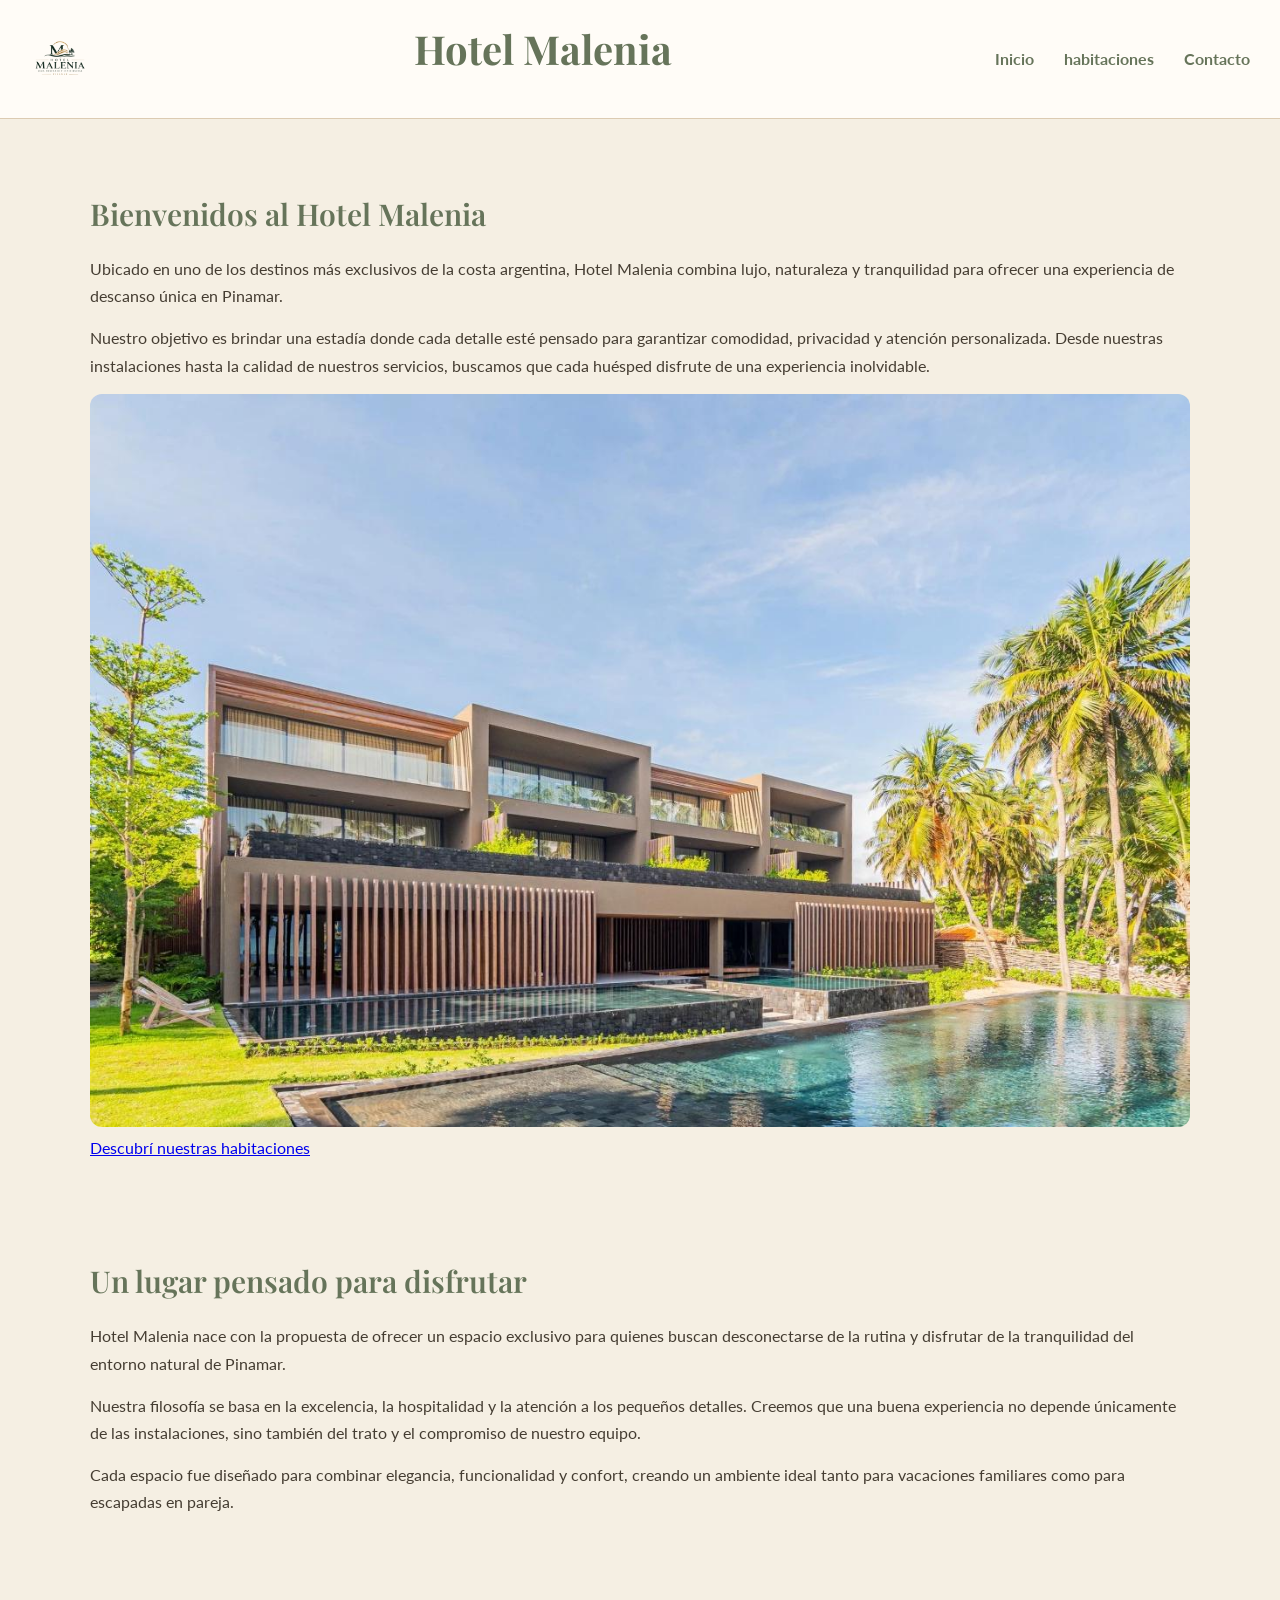
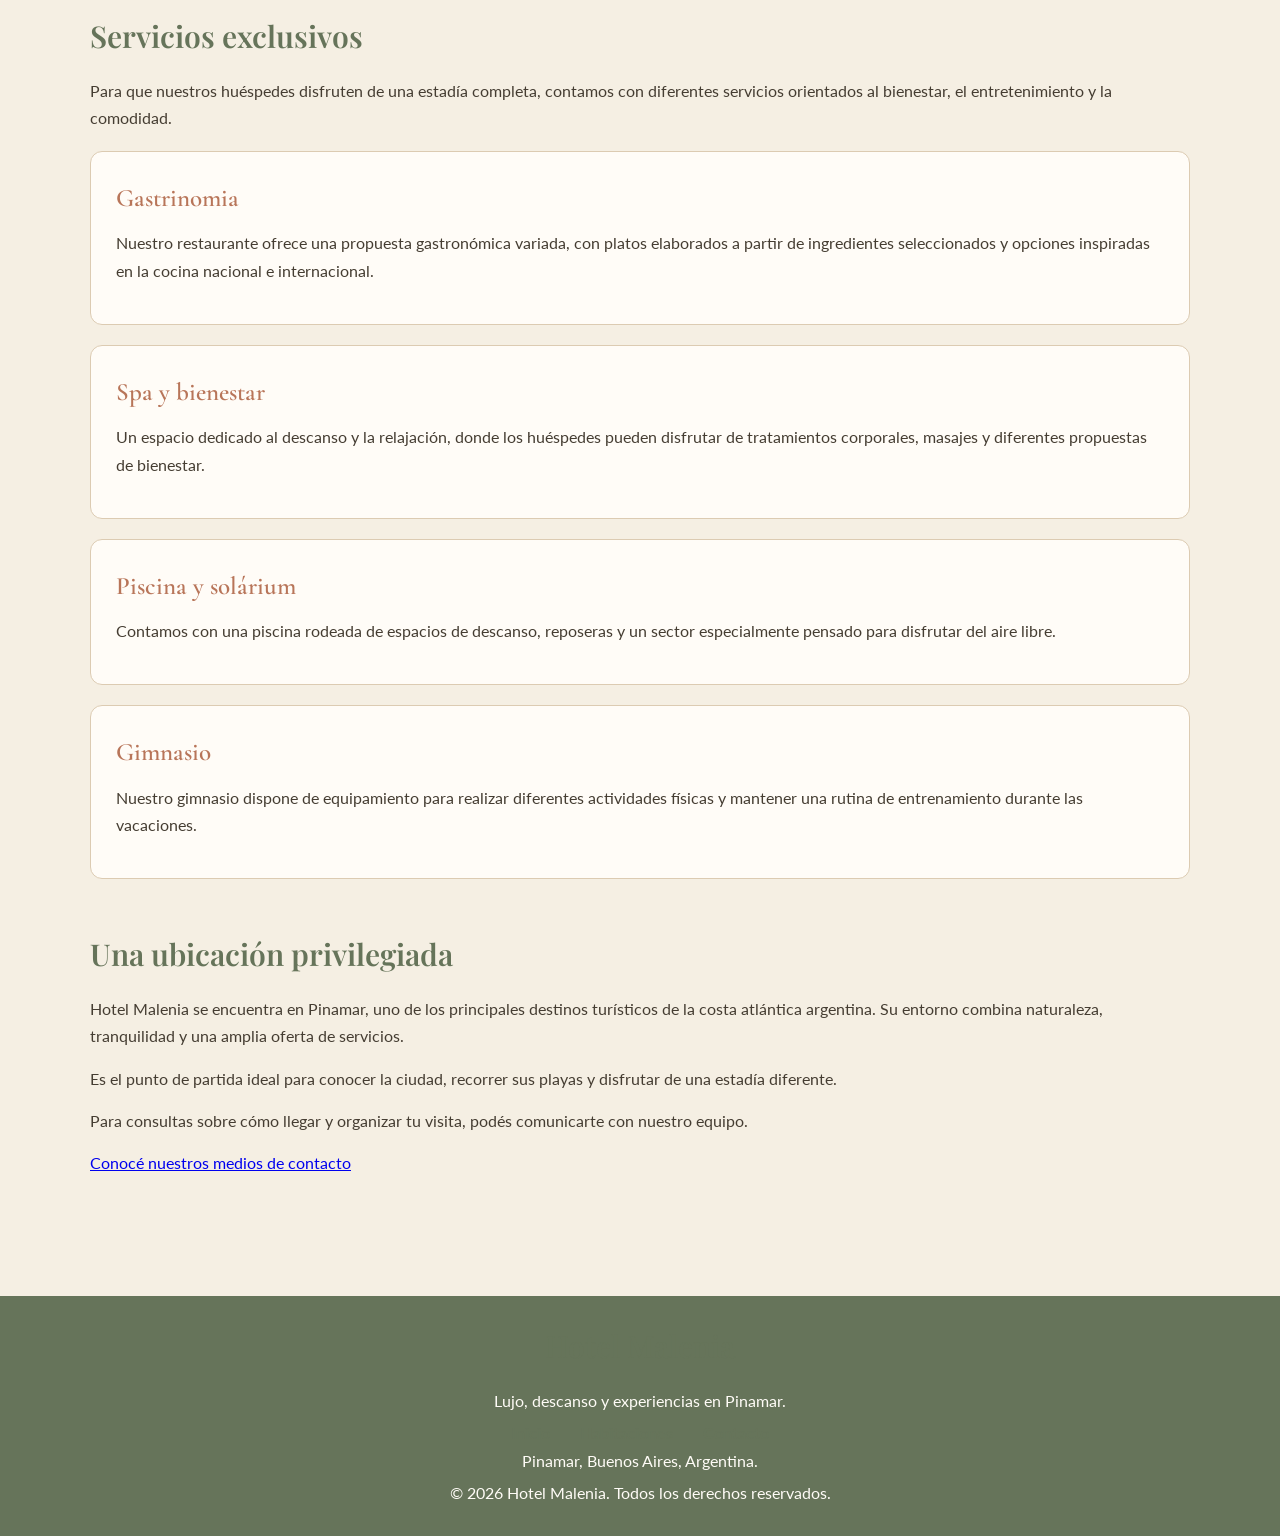
<file: index.html>
<!DOCTYPE html>
<html lang="en">
<head>
    <meta charset="UTF-8">
    <meta name="viewport" content="width=device-width, initial-scale=1.0">
    <title>Hotel Malenia | Lujo y descanso en Pinamar </title>
    <link rel="stylesheet" href="./style/style.css">
</head>
<body>
    <header>
    <img class="logo" src="./assets/logos/Logotipo de hotel costero Malenia.png" alt="Logo Hotel Malenia">
    <h1>Hotel Malenia</h1>
    
    <nav>
        <ul>
            <li><a href="index.html">Inicio</a></li>
            <li><a href="pages/habitaciones.html">habitaciones</a></li>
            <li><a href="pages/contacto.html"> Contacto</a></li>
        </ul>
    </nav>
    </header>
    <main>
    <section>
        <h2>Bienvenidos al Hotel Malenia</h2>
        <p>Ubicado en uno de los destinos más exclusivos de la costa
                argentina, Hotel Malenia combina lujo, naturaleza y
                tranquilidad para ofrecer una experiencia de descanso
                única en Pinamar.
        </p>
        <p>                Nuestro objetivo es brindar una estadía donde cada detalle
                esté pensado para garantizar comodidad, privacidad y
                atención personalizada. Desde nuestras instalaciones
                hasta la calidad de nuestros servicios, buscamos que
                cada huésped disfrute de una experiencia inolvidable.
        </p>
         <img src="assets/img/Hotel Carmel Taíba _ HANAZAKI _ Archello.jpg"
                alt="Vista exterior de Hotel Malenia en Pinamar">

            <p>
                <a href="pages/habitaciones.html">Descubrí nuestras habitaciones</a>
            </p>
    </section>
    <section>
        <h2>Un lugar pensado para disfrutar</h2>
     <p>
        Hotel Malenia nace con la propuesta de ofrecer un espacio
        exclusivo para quienes buscan desconectarse de la rutina
        y disfrutar de la tranquilidad del entorno natural de
        Pinamar.
    </p>
     <p>
                Nuestra filosofía se basa en la excelencia, la hospitalidad
                y la atención a los pequeños detalles. Creemos que una
                buena experiencia no depende únicamente de las instalaciones,
                sino también del trato y el compromiso de nuestro equipo.
            </p>

            <p>
                Cada espacio fue diseñado para combinar elegancia,
                funcionalidad y confort, creando un ambiente ideal tanto
                para vacaciones familiares como para escapadas en pareja.
            </p>
        </section>
        <section>
            <h2>Servicios exclusivos</h2>

            <p>
                Para que nuestros huéspedes disfruten de una estadía
                completa, contamos con diferentes servicios orientados
                al bienestar, el entretenimiento y la comodidad.
            </p>
            <article>
                <h3>Gastrinomia</h3>
                <p>
                Nuestro restaurante ofrece una propuesta gastronómica
                variada, con platos elaborados a partir de ingredientes
                seleccionados y opciones inspiradas en la cocina
                nacional e internacional.
                </p>
            </article>
            <article>
                <h3>Spa y bienestar</h3>

                <p>
                    Un espacio dedicado al descanso y la relajación,
                    donde los huéspedes pueden disfrutar de tratamientos
                    corporales, masajes y diferentes propuestas de bienestar.
                </p>
            </article>
            <article>
                <h3>Piscina y solárium</h3>

                <p>
                    Contamos con una piscina rodeada de espacios de
                    descanso, reposeras y un sector especialmente pensado
                    para disfrutar del aire libre.
                </p>
            </article>

            <article>
                <h3>Gimnasio</h3>

                <p>
                    Nuestro gimnasio dispone de equipamiento para
                    realizar diferentes actividades físicas y mantener
                    una rutina de entrenamiento durante las vacaciones.
                </p>
            </article>
            <section>
            <h2>Una ubicación privilegiada</h2>

            <p>
                Hotel Malenia se encuentra en Pinamar, uno de los
                principales destinos turísticos de la costa atlántica
                argentina. Su entorno combina naturaleza, tranquilidad
                y una amplia oferta de servicios.
            </p>

            <p>
                Es el punto de partida ideal para conocer la ciudad,
                recorrer sus playas y disfrutar de una estadía
                diferente.
            </p>

            <p>
                Para consultas sobre cómo llegar y organizar tu visita,
                podés comunicarte con nuestro equipo.
            </p>

            <a href="pages/contacto.html">Conocé nuestros medios de contacto</a>
        </section>
    </main>
    <footer>
 <h2>Hotel Malenia</h2>

        <p>Lujo, descanso y experiencias en Pinamar.</p>

        <nav>
            <ul>
                <li><a href="index.html">Inicio</a></li>
                <li><a href="pages/habitaciones.html">Habitaciones</a></li>
                <li><a href="pages/contacto.html">Contacto</a></li>
            </ul>
        </nav>

        <p>Pinamar, Buenos Aires, Argentina.</p>

        <p>&copy; 2026 Hotel Malenia. Todos los derechos reservados.</p>
    </footer>
</body>
</html>
</file>
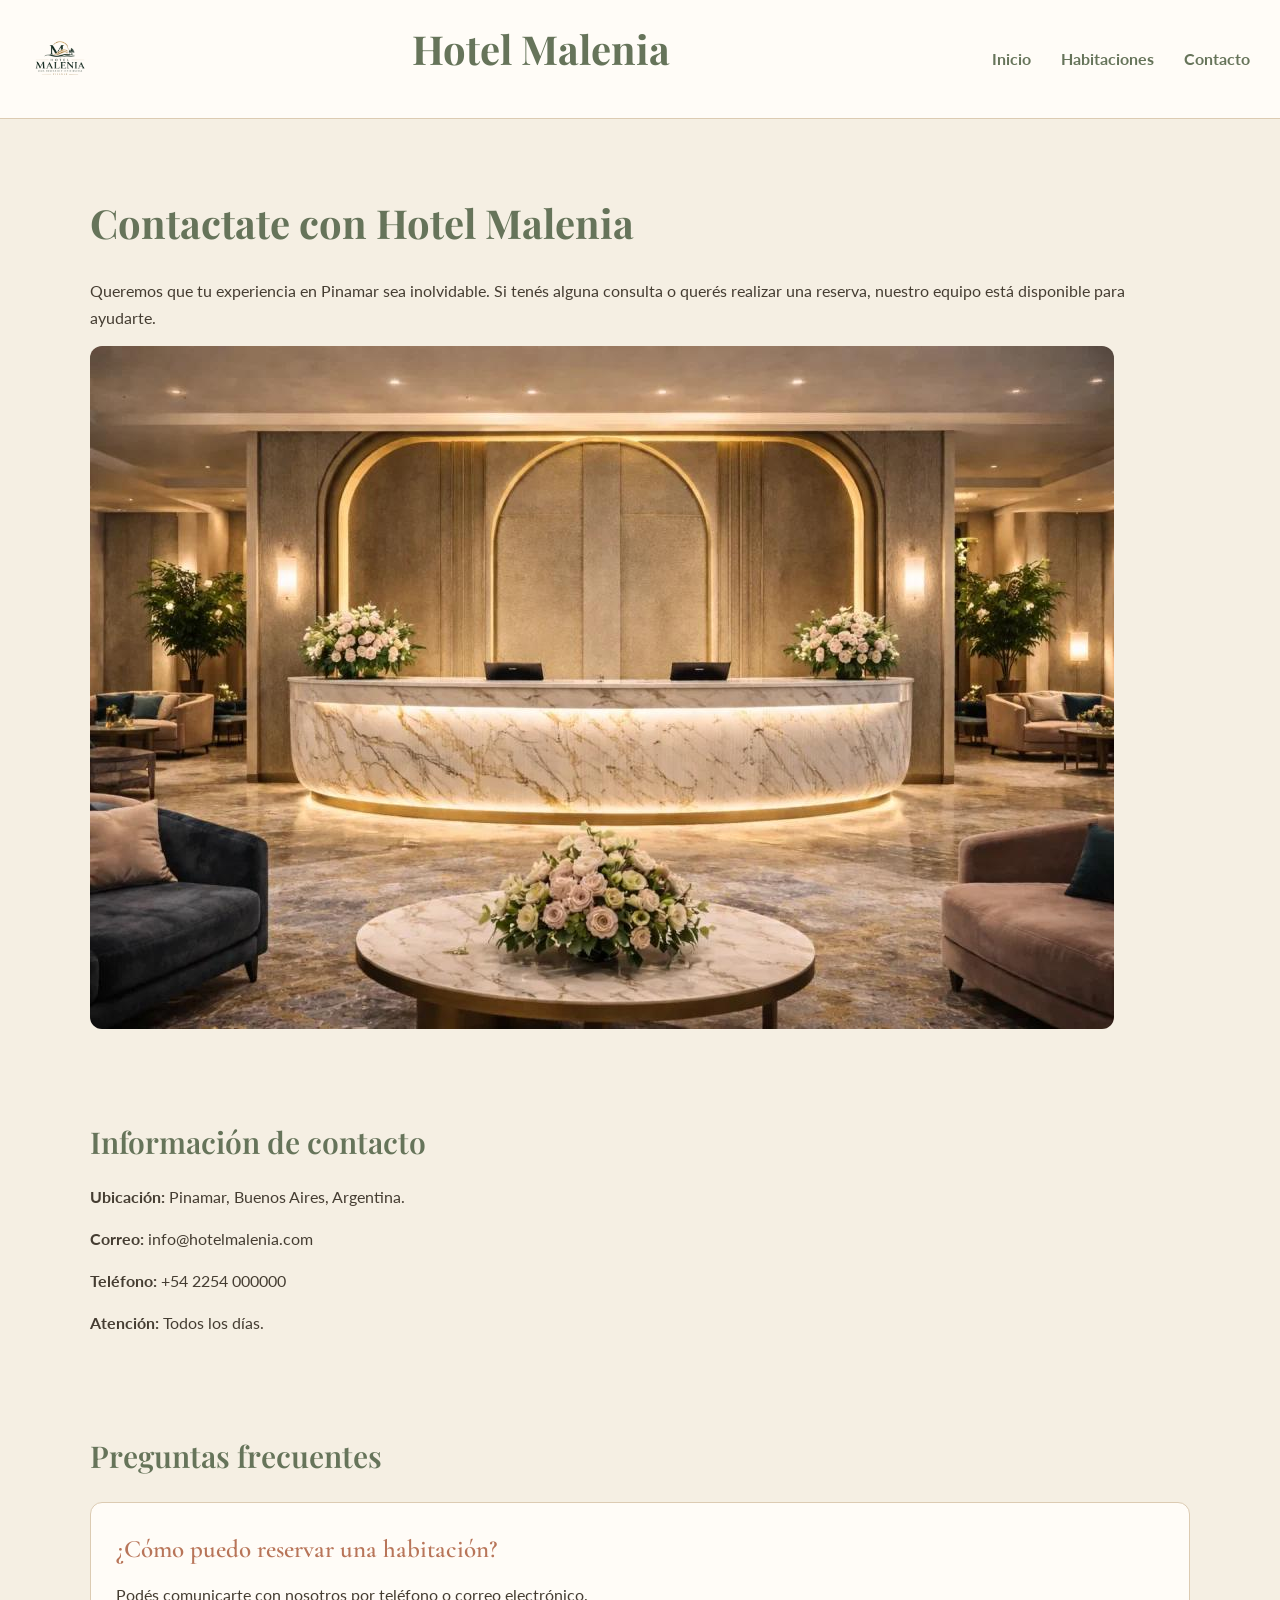
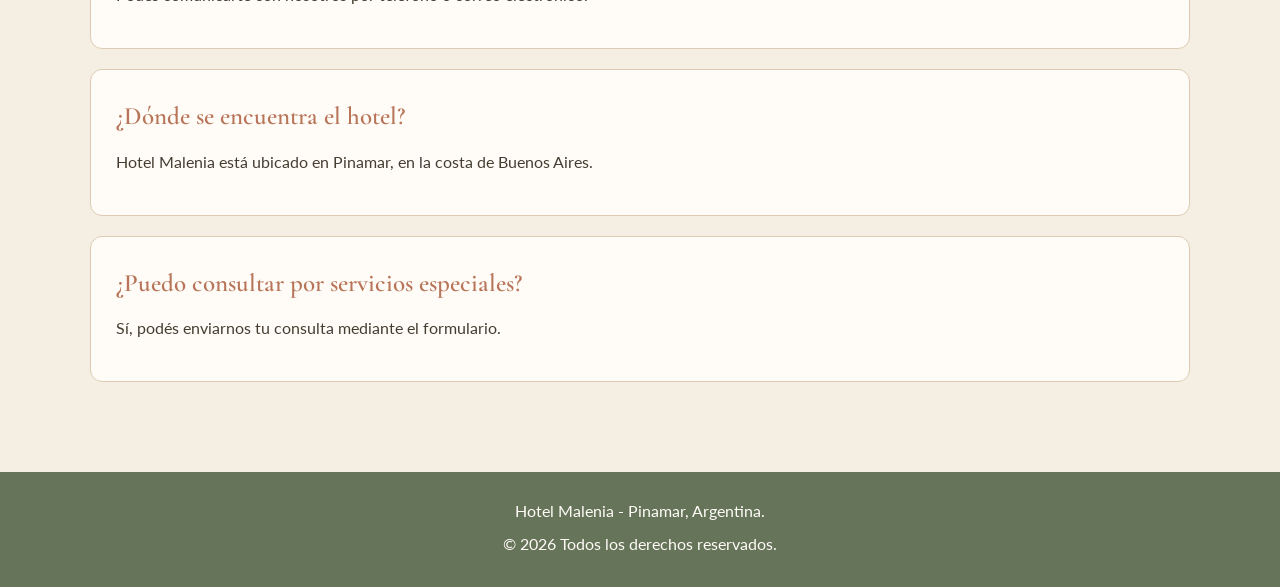
<file: pages/contacto.html>
<!DOCTYPE html>
<html lang="en">
<head>
    <meta charset="UTF-8">
    <meta name="viewport" content="width=device-width, initial-scale=1.0">
    <title>Contacto | Hotel Malenia</title>
    <link rel="stylesheet" href="../style/style.css">
</head>
<body>
    <header>
        <img class="logo" src="../assets/logos/Logotipo de hotel costero Malenia.png" alt="Logo Hotel Malenia">
        </a>
        <h1>Hotel Malenia</h1>
        <nav>
            <ul>
                <li><a href="../index.html">Inicio</a></li>
                <li><a href="habitaciones.html">Habitaciones</a></li>
                <li><a href="contacto.html">Contacto</a></li>
            </ul>
        </nav>
    </header>

    <main>
        <section>
            <h1>Contactate con Hotel Malenia</h1>
            <p>
                Queremos que tu experiencia en Pinamar sea inolvidable.
                Si tenés alguna consulta o querés realizar una reserva,
                nuestro equipo está disponible para ayudarte.
            </p>
            <img src="../assets/img/Hotel Lobby Design Trends in Dubai_ First Impressions That Convert.jpg" alt="Recepción del Hotel Malenia">
        </section>

        <section>
            <h2>Información de contacto</h2>
            <p><strong>Ubicación:</strong> Pinamar, Buenos Aires, Argentina.</p>
            <p><strong>Correo:</strong> info@hotelmalenia.com</p>
            <p><strong>Teléfono:</strong> +54 2254 000000</p>
            <p><strong>Atención:</strong> Todos los días.</p>
        </section>

        <section>
            <h2>Preguntas frecuentes</h2>

            <article>
                <h3>¿Cómo puedo reservar una habitación?</h3>
                <p>Podés comunicarte con nosotros por teléfono o correo electrónico.</p>
            </article>

            <article>
                <h3>¿Dónde se encuentra el hotel?</h3>
                <p>Hotel Malenia está ubicado en Pinamar, en la costa de Buenos Aires.</p>
            </article>

            <article>
                <h3>¿Puedo consultar por servicios especiales?</h3>
                <p>Sí, podés enviarnos tu consulta mediante el formulario.</p>
            </article>
        </section>
    </main>

    <footer>
        <p>Hotel Malenia - Pinamar, Argentina.</p>
        <p>© 2026 Todos los derechos reservados.</p>
    </footer>
</body>
</html>
</file>
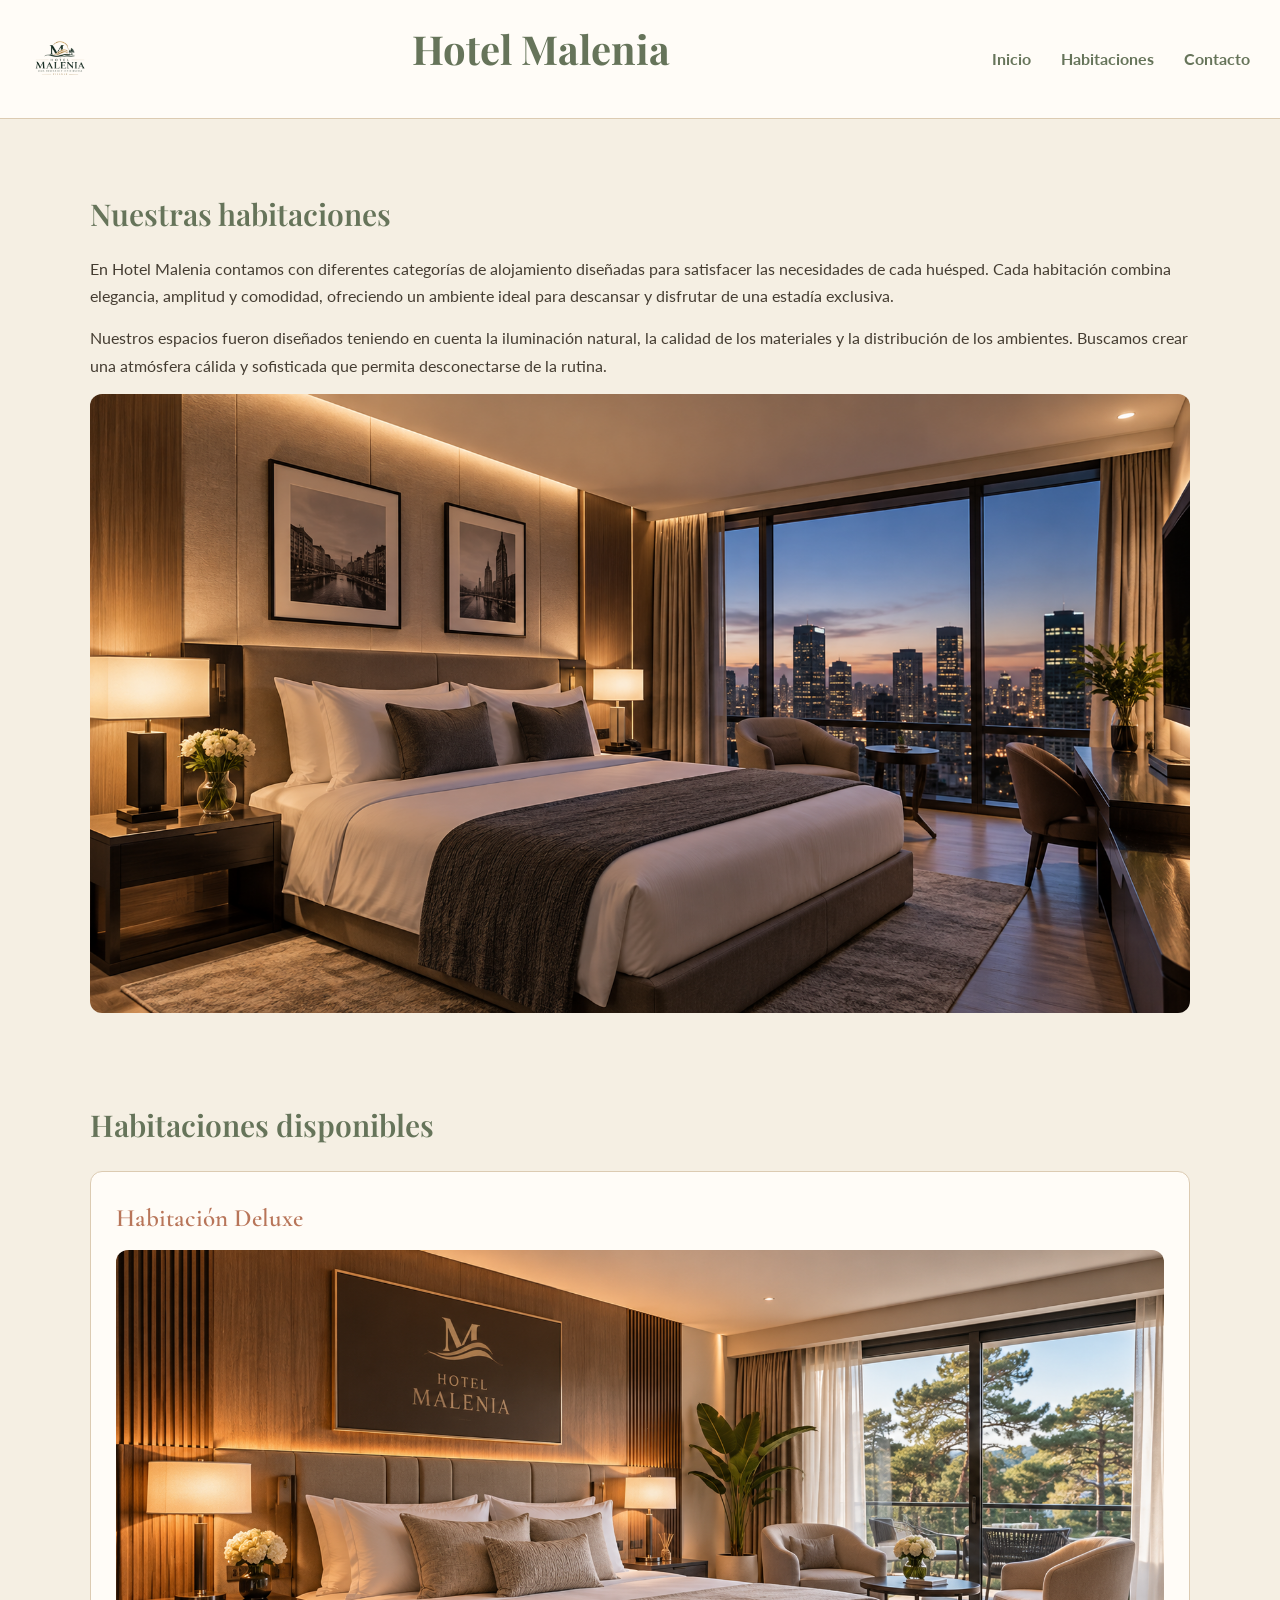
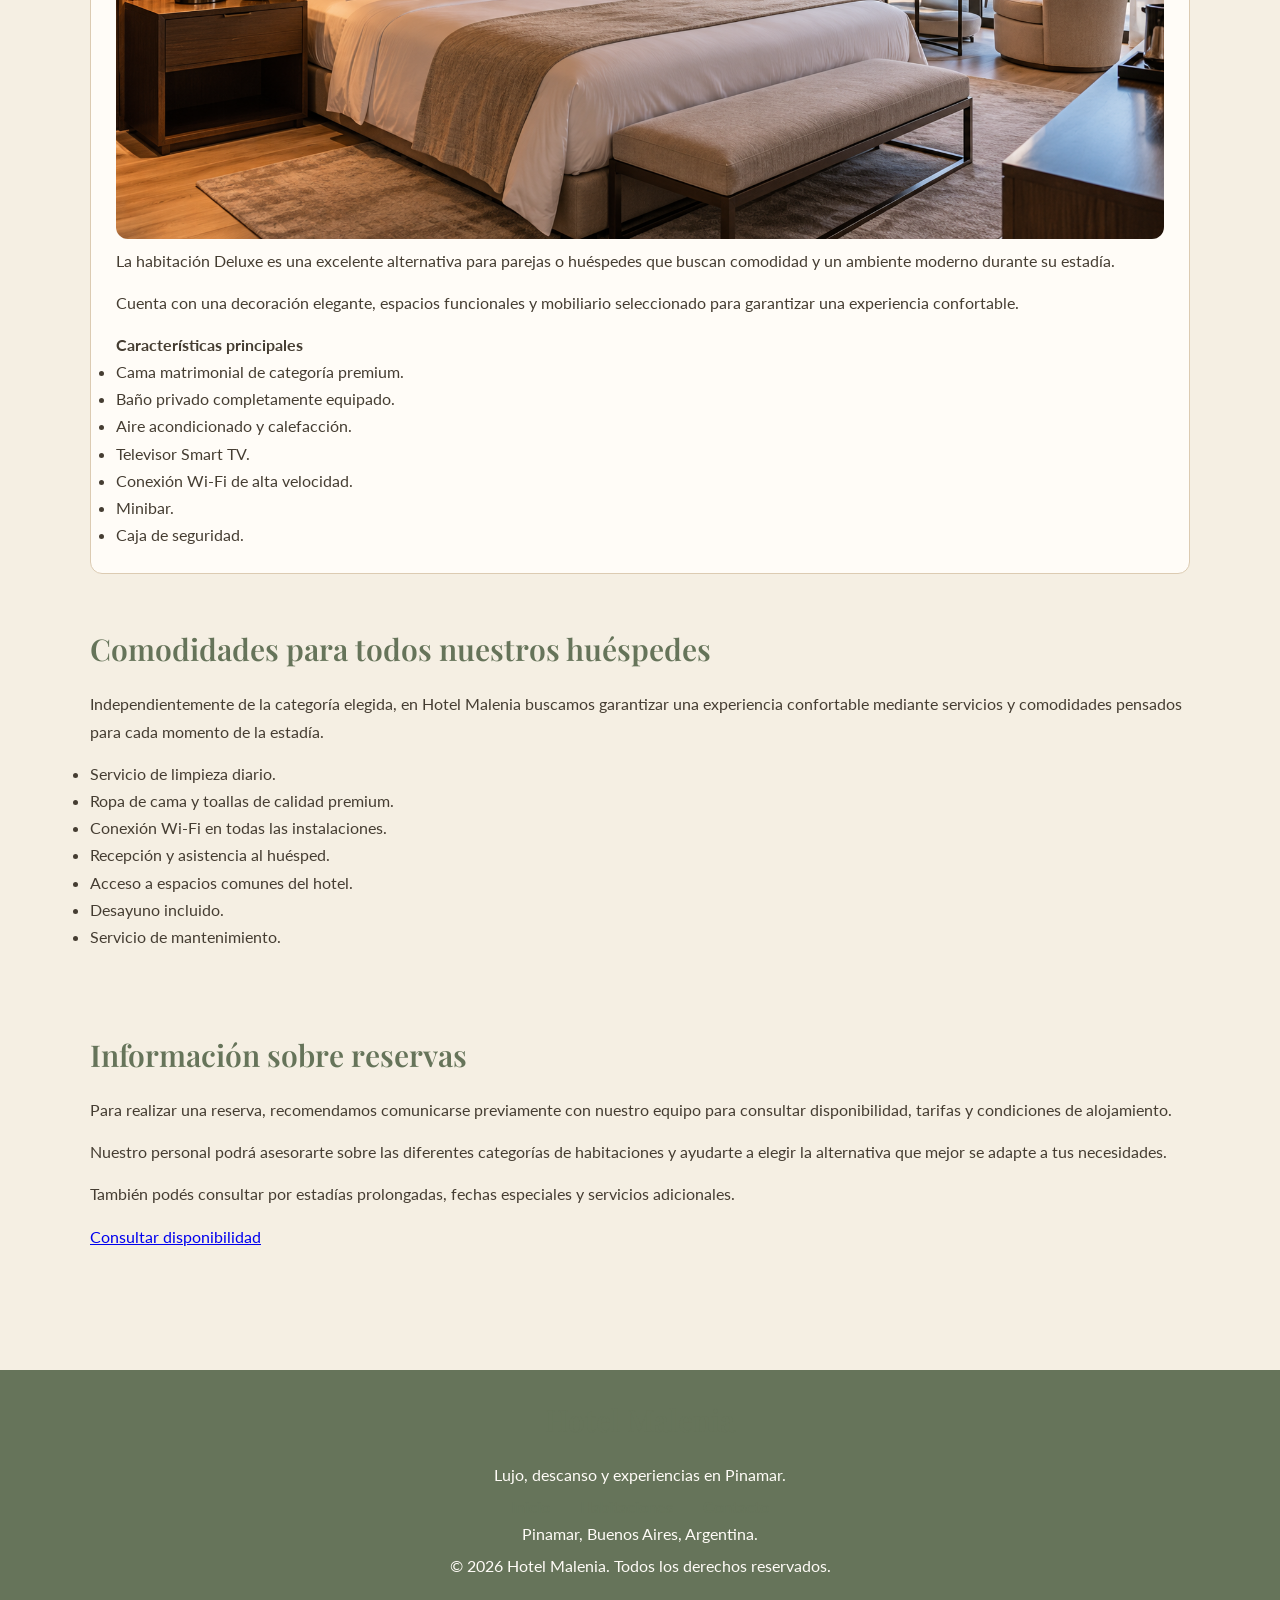
<file: pages/habitaciones.html>
<!DOCTYPE html>
<html lang="en">
<head>
    <meta charset="UTF-8">
    <meta name="viewport" content="width=, initial-scale=1.0">
    <title>Habitaciones | Hotel Malenia</title>
    <link rel="stylesheet" href="../style/style.css">
</head>
<body>
    <header>
    <img class="logo" src="../assets/logos/Logotipo de hotel costero Malenia.png" alt="Logo Hotel Malenia">
    <h1>Hotel Malenia</h1>
    
    <nav>
        <ul>
            <li><a href="../index.html">Inicio</a></li>
            <li><a href="#">Habitaciones</a></li>
            <li><a href="contacto.html">Contacto</a></li>
        </ul>
        </nav>

    </header>
    <main>
         <section>

            <h2>Nuestras habitaciones</h2>

            <p>
                En Hotel Malenia contamos con diferentes categorías
                de alojamiento diseñadas para satisfacer las necesidades
                de cada huésped. Cada habitación combina elegancia,
                amplitud y comodidad, ofreciendo un ambiente ideal
                para descansar y disfrutar de una estadía exclusiva.
            </p>

            <p>
                Nuestros espacios fueron diseñados teniendo en cuenta
                la iluminación natural, la calidad de los materiales
                y la distribución de los ambientes. Buscamos crear
                una atmósfera cálida y sofisticada que permita
                desconectarse de la rutina.
            </p>

            <img src="../assets/img/Dormitorio de hotel con vistas a la ciudad.png"
                alt="Habitación elegante de Hotel Malenia">

        </section>
        <section>

            <h2>Habitaciones disponibles</h2>

            <article>

                <h3>Habitación Deluxe</h3>

                <img src="../assets/img/Dormitorio de Hotel con Balcón y Vistas.png"
                    alt="Habitación Deluxe con cama matrimonial">

                <p>
                    La habitación Deluxe es una excelente alternativa
                    para parejas o huéspedes que buscan comodidad
                    y un ambiente moderno durante su estadía.
                </p>

                <p>
                    Cuenta con una decoración elegante, espacios
                    funcionales y mobiliario seleccionado para
                    garantizar una experiencia confortable.
                </p>

                <h4>Características principales</h4>

                <ul>
                    <li>Cama matrimonial de categoría premium.</li>
                    <li>Baño privado completamente equipado.</li>
                    <li>Aire acondicionado y calefacción.</li>
                    <li>Televisor Smart TV.</li>
                    <li>Conexión Wi-Fi de alta velocidad.</li>
                    <li>Minibar.</li>
                    <li>Caja de seguridad.</li>
                </ul>

            </article>
            <section>

            <h2>Comodidades para todos nuestros huéspedes</h2>

            <p>
                Independientemente de la categoría elegida,
                en Hotel Malenia buscamos garantizar una experiencia
                confortable mediante servicios y comodidades
                pensados para cada momento de la estadía.
            </p>

            <ul>
                <li>Servicio de limpieza diario.</li>
                <li>Ropa de cama y toallas de calidad premium.</li>
                <li>Conexión Wi-Fi en todas las instalaciones.</li>
                <li>Recepción y asistencia al huésped.</li>
                <li>Acceso a espacios comunes del hotel.</li>
                <li>Desayuno incluido.</li>
                <li>Servicio de mantenimiento.</li>
            </ul>

        </section>
        <section>

            <h2>Información sobre reservas</h2>

            <p>
                Para realizar una reserva, recomendamos comunicarse
                previamente con nuestro equipo para consultar
                disponibilidad, tarifas y condiciones de alojamiento.
            </p>

            <p>
                Nuestro personal podrá asesorarte sobre las diferentes
                categorías de habitaciones y ayudarte a elegir
                la alternativa que mejor se adapte a tus necesidades.
            </p>

            <p>
                También podés consultar por estadías prolongadas,
                fechas especiales y servicios adicionales.
            </p>

            <a href="contacto.html">Consultar disponibilidad</a>

        </section>

    </main>
    <footer>
         <h2>Hotel Malenia</h2>

        <p>Lujo, descanso y experiencias en Pinamar.</p>

        <nav>
            <ul>
                <li><a href="../index.html">Inicio</a></li>
                <li><a href="habitaciones.html">Habitaciones</a></li>
                <li><a href="contacto.html">Contacto</a></li>
            </ul>
        </nav>

        <p>Pinamar, Buenos Aires, Argentina.</p>

        <p>&copy; 2026 Hotel Malenia. Todos los derechos reservados.</p>
    </footer>
</body>
</html>
</file>
<file: style/style.css>
@import url('https://fonts.googleapis.com/css2?family=Cormorant+Garamond:wght@300;400;500;600;700&family=Lato:wght@400;500;700;900&family=Playfair+Display:wght@400;500;600;700&display=swap');

* {
    margin: 0;
    padding: 0;
}

body {
    background-color: #F5EFE3;
    color: #453D32;
    font-family: 'Lato', sans-serif;
    font-size: 16px;
    line-height: 1.7;
}

header {
    background-color: #FFFCF7;
    padding: 15px 30px;
    border-bottom: 1px solid #DCCBB2;

    display: flex;
    flex-direction: row;
    flex-wrap: wrap;
    justify-content: space-between;
    align-items: center;
    gap: 20px;
}

.logo {
    width: 60px;
    height: auto;
}

nav ul {
    list-style: none;

    display: flex;
    flex-direction: row;
    flex-wrap: wrap;
    justify-content: center;
    align-items: center;
    gap: 30px;
}

nav a {
    text-decoration: none;
    color: #66745A;
    font-weight: 700;
}

nav a:hover {
    color: #B87559;
}

main {
    width: 90%;
    max-width: 1100px;
    margin: 40px auto;
}

section {
    padding: 30px 0;
    margin-bottom: 20px;
}

h1 {
    font-family: 'Playfair Display', serif;
    font-size: 40px;
    font-weight: 700;
    color: #66745A;
    margin-bottom: 20px;
}

h2 {
    font-family: 'Playfair Display', serif;
    font-size: 30px;
    font-weight: 600;
    color: #66745A;
    margin-bottom: 15px;
}

h3 {
    font-family: 'Cormorant Garamond', serif;
    font-size: 25px;
    font-weight: 600;
    color: #B87559;
    margin-bottom: 10px;
}

p {
    margin-bottom: 15px;
}

img {
    max-width: 100%;
    height: auto;
    border-radius: 12px;
}

article {
    background-color: #FFFCF7;
    padding: 25px;
    margin: 20px 0;
    border-radius: 12px;
    border: 1px solid #DCCBB2;
}

footer {
    background-color: #66745A;
    color: #FFFCF7;
    text-align: center;
    padding: 25px;
    margin-top: 40px;
}

footer p {
    margin-bottom: 5px;
}
</file>
